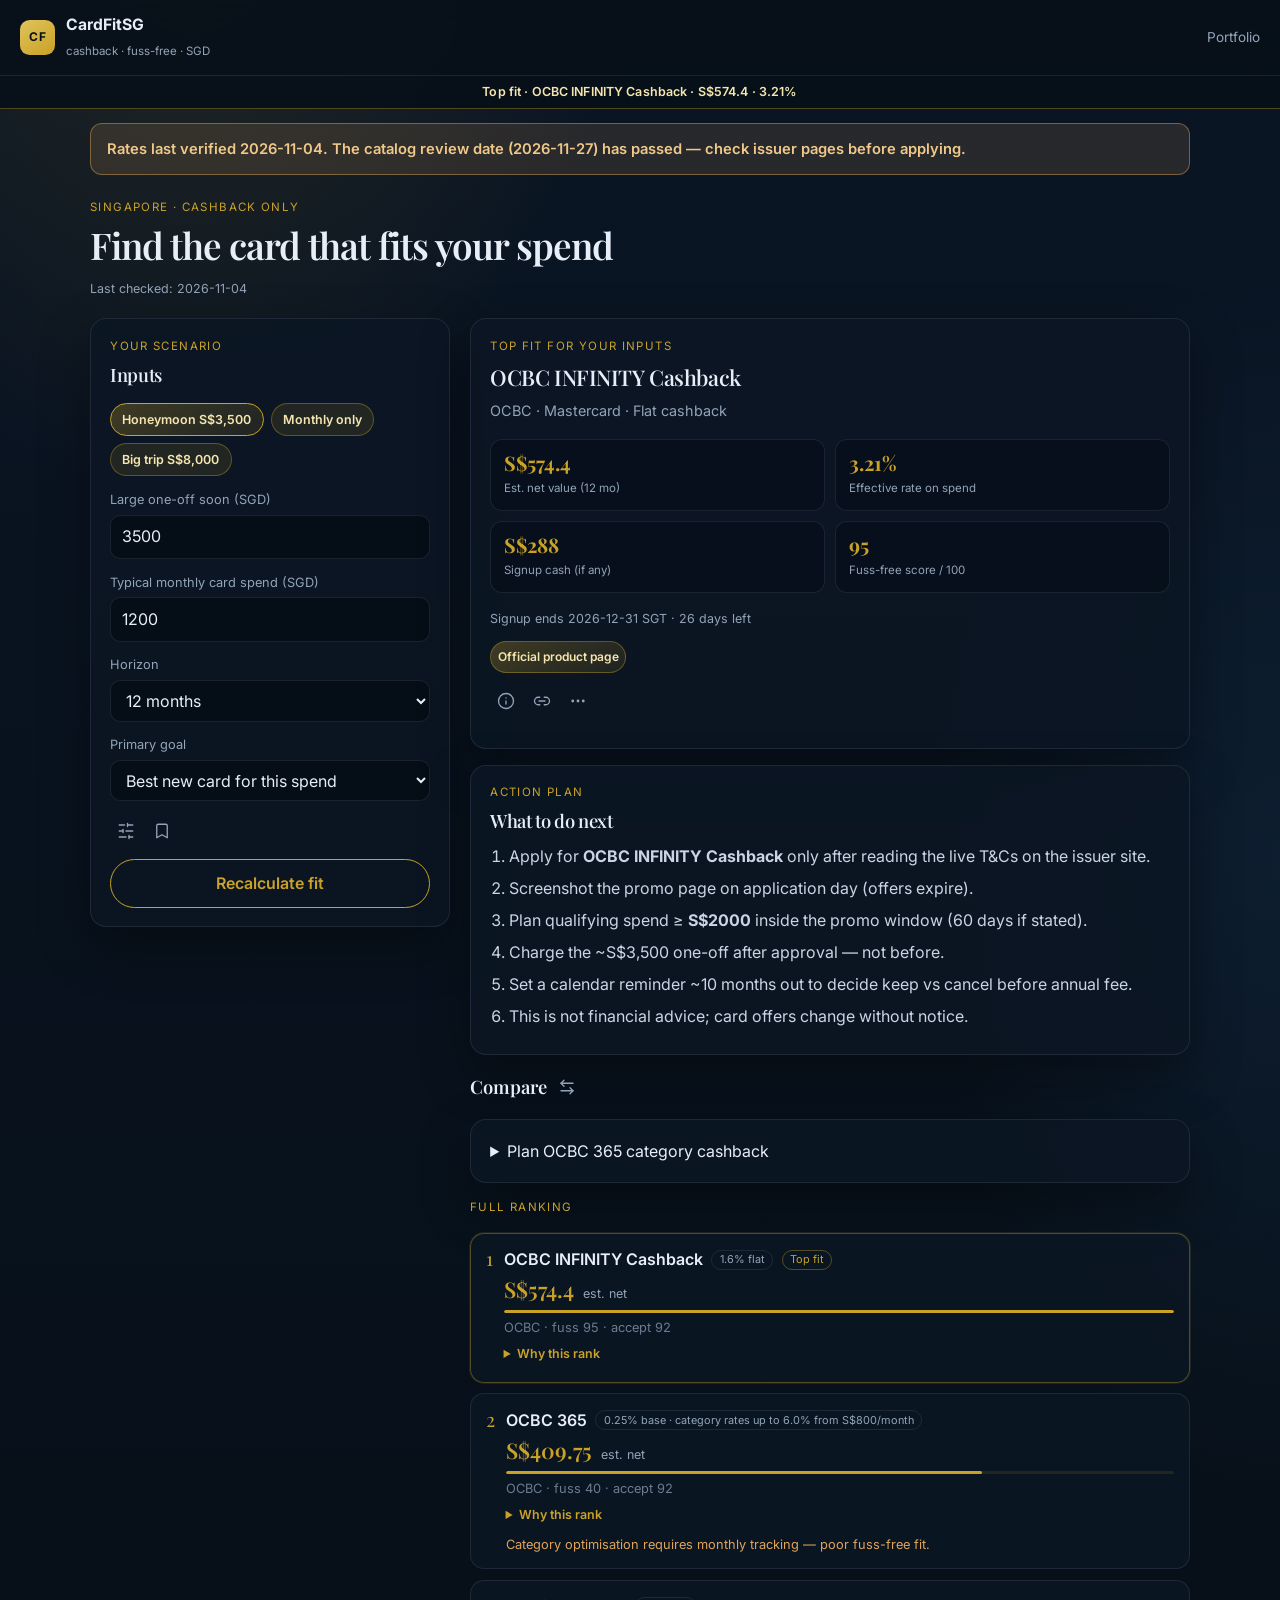
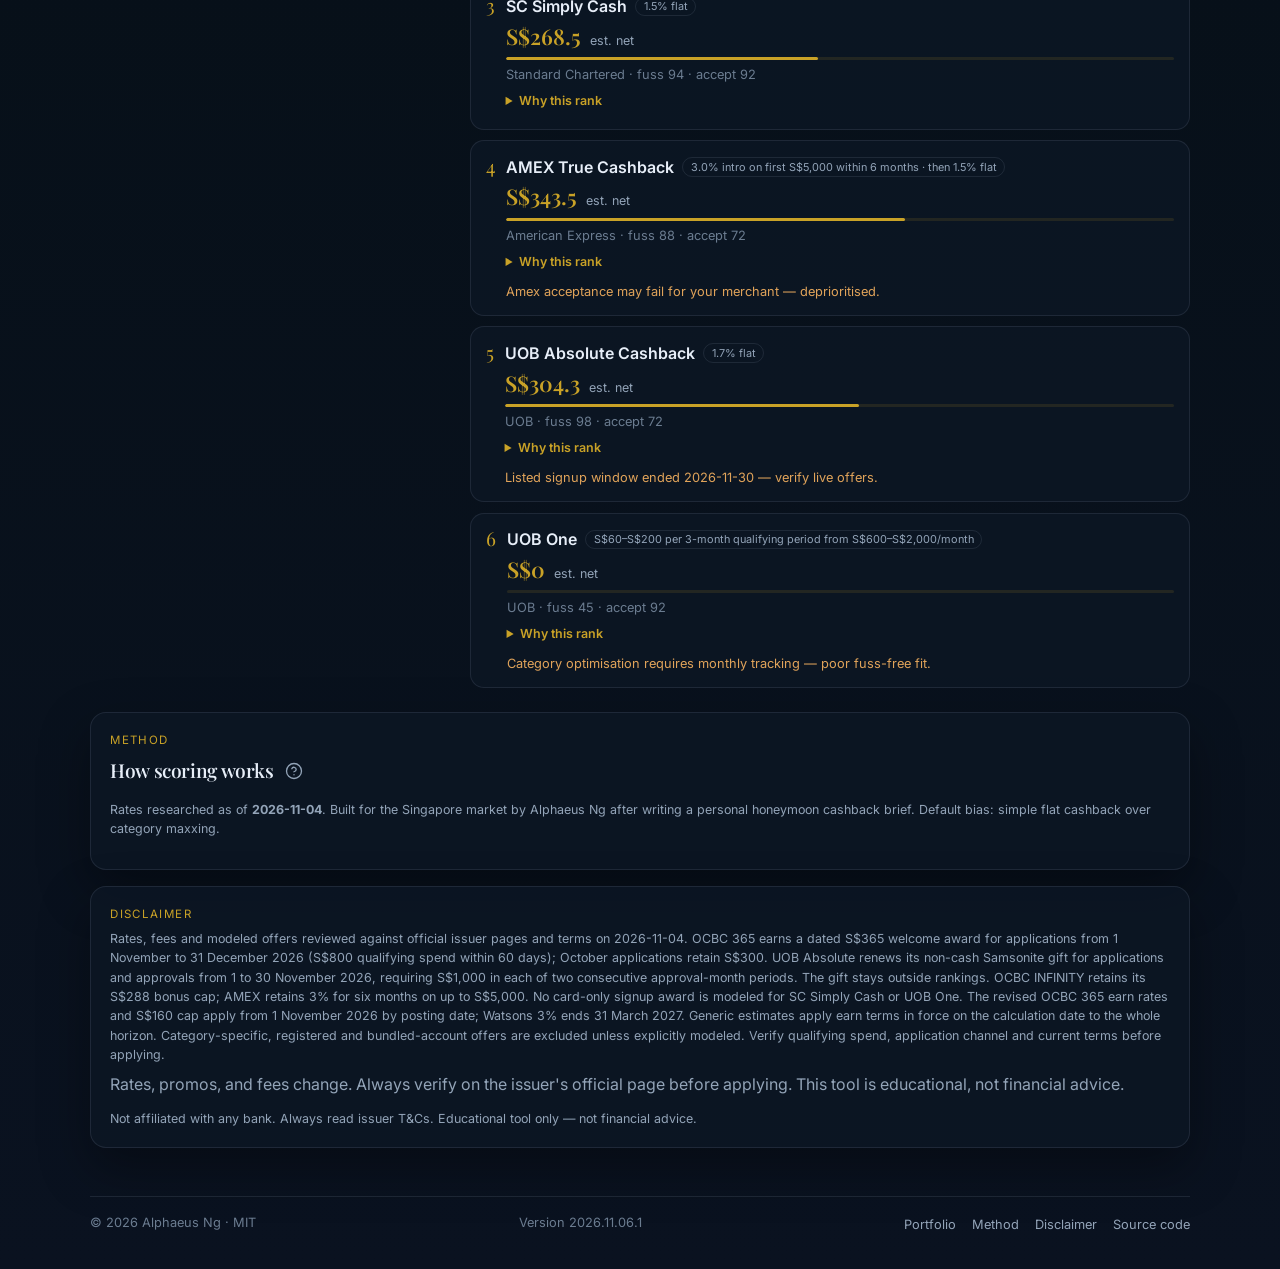
<file: index.html>
<!DOCTYPE html>
<html lang="en">
<head>
  <meta charset="UTF-8" />
  <meta name="viewport" content="width=device-width, initial-scale=1.0" />
  <title>CardFitSG — Singapore cashback card fit calculator</title>
  <meta name="description" content="Fuss-free Singapore credit card cashback calculator. Rank flat cashback cards for large one-off spends and simple monthly use. By Alphaeus Ng." />
  <meta name="author" content="Alphaeus Ng" />
  <meta name="theme-color" content="#071019" />
  <meta name="color-scheme" content="dark" />
  <link rel="canonical" href="https://alphaeusng.github.io/CardFitSG/" />
  <link rel="manifest" href="manifest.webmanifest" />
  <meta property="og:title" content="CardFitSG" />
  <meta property="og:description" content="Rank a Singapore cashback card for your spend. No category picking." />
  <meta property="og:type" content="website" />
  <meta property="og:url" content="https://alphaeusng.github.io/CardFitSG/" />
  <link rel="icon" href="data:image/svg+xml,%3Csvg xmlns='http://www.w3.org/2000/svg' viewBox='0 0 64 64'%3E%3Crect width='64' height='64' rx='12' fill='%23071019'/%3E%3Ctext x='32' y='42' text-anchor='middle' font-size='20' fill='%23C9A227'%3ESG%3C/text%3E%3C/svg%3E" type="image/svg+xml" />
  <link rel="preconnect" href="https://fonts.googleapis.com" />
  <link rel="preconnect" href="https://fonts.gstatic.com" crossorigin />
  <link href="https://fonts.googleapis.com/css2?family=Inter:wght@400;500;600;700&family=Playfair+Display:wght@500;600&display=swap" rel="stylesheet" />
  <link id="catalog-preload" rel="preload" href="data/cards.json?v=2026.11.06.1" as="fetch" crossorigin />
  <link rel="stylesheet" href="css/style.css?v=2026.11.06.1" />
</head>
<body>
  <a class="skip" href="#main">Skip to calculator</a>

  <header class="topbar">
    <a class="brand" href="./">
      <span class="brand-mark" aria-hidden="true">CF</span>
      <span>
        <strong>CardFitSG</strong>
        <small>cashback · fuss-free · SGD</small>
      </span>
    </a>
    <nav class="top-nav" aria-label="Related">
      <a href="https://alphaeusng.github.io/">Portfolio</a>
    </nav>
  </header>
  <a id="top-fit-dock" class="top-fit-dock" hidden href="#primary">Top fit</a>

  <p id="fatal" hidden role="alert"></p>
  <p id="catalog-review-banner" class="catalog-review-banner" hidden role="status"></p>

  <main id="main" class="wrap">
    <section class="hero">
      <p class="eyebrow">Singapore · cashback only</p>
      <h1>Find the card that fits your spend</h1>
      <p class="muted tiny">Last checked: <time id="last-checked-label">—</time></p>
    </section>

    <div class="layout">
      <form id="form" class="panel" aria-label="Spend scenario">
        <p class="eyebrow">Your scenario</p>
        <h2 style="font-size:1.15rem;margin-bottom:0.85rem">Inputs</h2>

        <div class="preset-row" id="scenario-presets" role="group" aria-label="Spend presets">
          <button type="button" class="preset-chip" data-preset data-one-off="3500" data-monthly="1200" aria-pressed="true">Honeymoon S$3,500</button>
          <button type="button" class="preset-chip" data-preset data-one-off="0" data-monthly="1200" aria-pressed="false">Monthly only</button>
          <button type="button" class="preset-chip" data-preset data-one-off="8000" data-monthly="1200" aria-pressed="false">Big trip S$8,000</button>
        </div>

        <label class="field">
          <span>Large one-off soon (SGD)</span>
          <input type="number" id="oneOff" name="oneOff" min="0" max="100000000" step="50" value="3500" inputmode="decimal" />
        </label>

        <label class="field">
          <span>Typical monthly card spend (SGD)</span>
          <input type="number" id="monthly" name="monthly" min="0" max="100000000" step="50" value="1200" inputmode="decimal" />
        </label>
        <p id="spend-status" class="muted tiny" role="status" aria-live="polite"></p>

        <label class="field">
          <span>Horizon</span>
          <select id="months" name="months">
            <option value="6">6 months</option>
            <option value="12" selected>12 months</option>
            <option value="24">24 months</option>
          </select>
        </label>

        <label class="field">
          <span>Primary goal</span>
          <select id="goal" name="goal">
            <option value="acquire" selected>Best new card for this spend</option>
            <option value="long_term">Best long-term simple card</option>
            <option value="keep">Compare / keep existing</option>
          </select>
        </label>

        <div class="icon-toolbar" role="toolbar" aria-label="Scenario options">
          <button type="button" class="icon-btn disclosure-toggle" id="more-options-toggle" aria-expanded="false" aria-controls="more-options" aria-label="Cards held and preferences" data-tooltip="Cards held and preferences" title="Cards held and preferences"><svg aria-hidden="true" focusable="false" viewBox="0 0 24 24" fill="none" stroke="currentColor" stroke-width="1.75" stroke-linecap="round" stroke-linejoin="round"><line x1="21" x2="14" y1="4" y2="4" /><line x1="10" x2="3" y1="4" y2="4" /><line x1="21" x2="12" y1="12" y2="12" /><line x1="8" x2="3" y1="12" y2="12" /><line x1="21" x2="16" y1="20" y2="20" /><line x1="12" x2="3" y1="20" y2="20" /><line x1="14" x2="14" y1="2" y2="6" /><line x1="8" x2="8" y1="10" y2="14" /><line x1="16" x2="16" y1="18" y2="22" /></svg></button>
          <button type="button" class="icon-btn disclosure-toggle" id="saved-scenarios-toggle" aria-expanded="false" aria-controls="saved-scenarios-panel" aria-label="Saved scenarios" data-tooltip="Saved scenarios" title="Saved scenarios"><svg aria-hidden="true" focusable="false" viewBox="0 0 24 24" fill="none" stroke="currentColor" stroke-width="1.75" stroke-linecap="round" stroke-linejoin="round"><path d="m19 21-7-4-7 4V5a2 2 0 0 1 2-2h10a2 2 0 0 1 2 2v16z" /></svg></button>
        </div>
        <div id="more-options" hidden>
          <p class="eyebrow" style="margin-top:0.5rem">Cards you already hold</p>
          <div class="checks" id="existing-cards"></div>

          <p class="eyebrow">Current or recent principal cards</p>
          <p class="muted tiny" style="margin:0 0 0.35rem">
            Official signup offers need no principal card now or in the last 6–12 months.
            Check any issuer you hold or recently cancelled, including cards not listed above.
          </p>
          <div class="checks" id="recent-issuers"></div>

          <div class="toggles">
            <label class="check">
              <input type="checkbox" id="fussFree" checked />
              <span>Prefer fuss-free (no min spend / categories)</span>
            </label>
            <label class="check">
              <input type="checkbox" id="amexOk" />
              <span>Merchant reliably accepts Amex</span>
            </label>
            <label class="check">
              <input type="checkbox" id="optimizer" />
              <span>Optimizer mode (score category cards aggressively)</span>
            </label>
          </div>
        </div>

        <div id="saved-scenarios-panel" hidden>
          <p class="eyebrow" style="margin-top:0.5rem">Named scenarios</p>
          <p class="muted tiny" style="margin:0 0 0.35rem">
            Save spending assumptions on this device. The share link still follows the scenario on screen.
          </p>
          <label class="field">
            <span>Scenario name</span>
            <input type="text" id="scenario-name" name="scenario-name" maxlength="40" autocomplete="off" placeholder="Honeymoon" />
          </label>
          <button type="button" class="btn" id="save-named-scenario">Save scenario</button>
          <p id="named-scenario-status" class="muted tiny" role="status"></p>
          <ul id="named-scenario-list" class="named-list"></ul>
        </div>

        <button type="submit" class="btn btn-recalculate">Recalculate fit</button>
      </form>

      <div>
        <section id="primary" class="panel" aria-live="polite"></section>
        <div id="share-copy-recovery" class="panel" hidden>
          <p id="share-copy-status" role="status">Copy unavailable. Select this text to copy it.</p>
          <textarea id="share-copy-text" rows="4" readonly aria-label="Recommendation or scenario link to copy"></textarea>
        </div>

        <section class="panel" style="margin-top:1rem">
          <p class="eyebrow">Action plan</p>
          <h2 style="font-size:1.15rem;margin:0.15rem 0 0.5rem;font-family:var(--serif)">What to do next</h2>
          <div id="plan"></div>
        </section>

        <div class="heading-with-tools" style="margin-top:1rem">
          <h2 class="tool-heading">Compare</h2>
          <div class="icon-toolbar" role="toolbar" aria-label="Compare">
            <button type="button" class="icon-btn disclosure-toggle" id="compare-tools-toggle" aria-expanded="false" aria-controls="compare-tools" aria-label="Compare cards and scenarios" data-tooltip="Compare" title="Compare cards and scenarios"><svg aria-hidden="true" focusable="false" viewBox="0 0 24 24" fill="none" stroke="currentColor" stroke-width="1.75" stroke-linecap="round" stroke-linejoin="round"><path d="M8 3 4 7l4 4" /><path d="M4 7h16" /><path d="M16 21l4-4-4-4" /><path d="M20 17H4" /></svg></button>
          </div>
        </div>
        <div id="compare-tools" hidden>
        <section style="margin-top:1rem" aria-label="Compare two cards">
          <p class="eyebrow">Compare two cards</p>
          <div class="compare-row">
            <label class="field">
              <span>Card A</span>
              <select id="compare-a" aria-label="Compare card A"></select>
            </label>
            <label class="field">
              <span>Card B</span>
              <select id="compare-b" aria-label="Compare card B"></select>
            </label>
          </div>
          <div id="compare-out"></div>
        </section>

        <section style="margin-top:1rem" aria-label="Compare two spending assumptions">
          <p class="eyebrow">Compare spending assumptions</p>
          <p class="muted tiny" style="margin:0.15rem 0 0.5rem">
            Not a second card comparison. The share link stays the same.
          </p>
          <div class="compare-row">
            <label class="field">
              <span>Assumption A</span>
              <select id="assumption-a" aria-label="Compare spending assumption A"></select>
            </label>
            <label class="field">
              <span>Assumption B</span>
              <select id="assumption-b" aria-label="Compare spending assumption B"></select>
            </label>
          </div>
          <div id="assumption-out"></div>
          <button type="button" id="copy-assumptions" class="btn" disabled>Copy comparison</button>
          <p id="assumption-copy-status" class="muted tiny" role="status"></p>
          <textarea id="assumption-copy-fallback" rows="5" readonly hidden aria-label="Spending comparison to copy"></textarea>
        </section>
        </div>

        <section id="category-planner" class="panel" style="margin-top:1rem" aria-label="OCBC 365 category planner">
          <details>
            <summary>Plan OCBC 365 category cashback</summary>
            <p class="muted tiny">Optional monthly estimate, outside the generic ranking. Use eligible transactions posted in the same calendar month. Do not include excluded payments or count a purchase twice.</p>
            <label class="check"><input type="checkbox" id="category-enable" /> <span>Enable monthly category estimate</span></label>
            <div id="category-controls" hidden>
              <div class="compare-row">
                <label class="field"><span>Posting month</span><input type="month" id="category-month" min="2026-10" max="2099-12" /></label>
                <label class="field"><span>Total eligible monthly spend (SGD)</span><input type="number" id="category-total" min="0" max="100000000" step="0.01" inputmode="decimal" /></label>
              </div>
              <p class="muted tiny">Category amounts are parts of this total. The remainder earns base cashback. Dining excludes hotel banquets and, before November, ordinary fast-food purchases. Check merchant codes in the terms. Watsons marketplace purchases do not qualify for the Watsons category. Recurring SG telco / electricity means eligible automatic monthly card charges.</p>
              <div id="category-fields" class="compare-row category-fields"></div>
              <details>
                <summary>Separate advertising estimate</summary>
                <p class="muted tiny">Eligible issuer-listed advertising platforms only. No minimum or cap for this estimate. These amounts stay outside the monthly total, lifestyle estimate and ranking; they do not help meet this planner’s minimum. Mobile-wallet payments do not qualify. Enter only an instalment posted this month.</p>
                <div class="compare-row">
                  <label class="field"><span>Eligible full-payment advertising (SGD)</span><input type="number" id="category-ad-full" min="0" max="100000000" step="0.01" inputmode="decimal" /></label>
                  <label class="field"><span>Eligible posted advertising instalment (SGD)</span><input type="number" id="category-ad-instalment" min="0" max="100000000" step="0.01" inputmode="decimal" /></label>
                </div>
              </details>
              <div id="category-out" aria-live="polite"></div>
              <p class="muted tiny">Estimate only: excludes annual fees, signup rewards, gifts, FX fees, interest and fuel discounts. Refunds, exclusions and posting delays can change eligibility. Planner inputs are not saved or included in share links. Future months use published scheduled terms.</p>
            </div>
          </details>
        </section>

        <section style="margin-top:1rem" aria-label="Full ranking">
          <p class="eyebrow">Full ranking</p>
          <div id="ranked" class="rank-list"></div>
        </section>
      </div>
    </div>

    <section id="method" class="panel" style="margin-top:1.5rem">
      <p class="eyebrow">Method</p>
      <div class="heading-with-tools">
        <h2 style="font-family:var(--serif);font-size:1.2rem">How scoring works</h2>
        <div class="icon-toolbar" role="toolbar" aria-label="Scoring details">
          <button type="button" class="icon-btn disclosure-toggle" id="method-details-toggle" aria-expanded="false" aria-controls="method-details" aria-label="How scoring works: details" data-tooltip="Details" title="How scoring works: details"><svg aria-hidden="true" focusable="false" viewBox="0 0 24 24" fill="none" stroke="currentColor" stroke-width="1.75" stroke-linecap="round" stroke-linejoin="round"><circle cx="12" cy="12" r="10" /><path d="M9.09 9a3 3 0 0 1 5.83 1c0 2-3 3-3 3" /><path d="M12 17h.01" /></svg></button>
        </div>
      </div>
      <div id="method-details" hidden>
      <ul class="reasons">
        <li>Estimates cash from published flat / intro rates on your one-off + monthly spend.</li>
        <li>Adds signup cash only if the promo is active, spend clears the hurdle, and known issuer eligibility permits it.</li>
        <li>Boosts high fuss-free scores; penalises min-spend category cards unless optimizer mode is on.</li>
        <li>Excludes declared new-to-issuer value when your selected wallet or current/recent issuer history includes that bank; other overlaps retain a soft penalty.</li>
        <li>Unlisted and cancelled principal cards can be marked by issuer so the 6/12-month lookback is decided in the tool.</li>
        <li>Does <em>not</em> model FX fees, 0% instalments, or insurance perks.</li>
        <li>The optional month-by-month view splits base cashback, intro effects, signup cash, quarterly awards, and fees. Those lines add up to the ranked net. Non-cash gifts stay outside that total.</li>
        <li>Named scenarios stay in this browser. Comparing two of them explains rank changes and leaves the active share link on the scenario in the form.</li>
      </ul>
      </div>
      <p class="muted tiny">
        Rates researched as of <strong id="asof-label">—</strong>.
        <span id="review-by-line">Review by <strong id="review-by-label">—</strong>.</span>
        Built for the Singapore market by Alphaeus Ng after writing a personal honeymoon cashback brief.
        Default bias: simple flat cashback over category maxxing.
      </p>
    </section>

    <section id="disclaimer-block" class="panel" style="margin-top:1rem">
      <p class="eyebrow">Disclaimer</p>
      <p id="rates-note" class="muted tiny" style="margin:0.25rem 0 0.5rem"></p>
      <p id="disclaimer" class="muted" style="margin:0.25rem 0 0"></p>
      <p class="muted tiny" style="margin:0.75rem 0 0">
        Not affiliated with any bank. Always read issuer T&amp;Cs. Educational tool only — not financial advice.
      </p>
    </section>
  </main>

  <footer class="footer">
    <span>© 2026 Alphaeus Ng · MIT</span>
    <span>Version <span id="site-version">—</span></span>
    <span class="footer-links">
      <a href="https://alphaeusng.github.io/">Portfolio</a>
      <a href="#method">Method</a>
      <a href="#disclaimer-block">Disclaimer</a>
      <a href="https://github.com/AlphaeusNg/CardFitSG" target="_blank" rel="noopener noreferrer">Source code</a>
    </span>
  </footer>

  <script src="https://alphaeusng.github.io/js/kofi-support.js?v=2026.11.06.1" data-auto-footer defer></script>
  <script src="js/version.js?v=2026.11.06.1"></script>
  <script src="js/engine.js?v=2026.11.06.1"></script>
  <script src="js/scenario.js?v=2026.11.06.1"></script>
  <script src="js/category-planner.js?v=2026.11.06.1"></script>
  <script src="js/app.js?v=2026.11.06.1"></script>
</body>
</html>
</file>
<file: css/style.css>
:root {
  --ink: #071019;
  --bg: #071019;
  --panel: rgba(12, 22, 36, 0.88);
  --text: #e7eef8;
  --muted: #93a4b8;
  --dim: #6b7c90;
  --gold: #c9a227;
  --gold-soft: rgba(201, 162, 39, 0.12);
  --gold-line: rgba(201, 162, 39, 0.38);
  --line: rgba(148, 163, 184, 0.14);
  --ok: #5ecf8e;
  --warn: #e0a35a;
  --bad: #e07a7a;
  --serif: "Playfair Display", Georgia, serif;
  --sans: "Inter", system-ui, sans-serif;
  --radius: 14px;
  --shadow: 0 20px 50px rgba(0, 0, 0, 0.35);
  --icon-btn-size: 32px;
  --icon-btn-radius: 8px;
  --icon-size: 18px;
  --icon-stroke: 1.75;
  --icon-btn-target: 44px;
  --icon-btn-gap: 4px;
}

*,
*::before,
*::after {
  box-sizing: border-box;
}

html {
  color-scheme: dark;
}

body {
  margin: 0;
  min-height: 100vh;
  font-family: var(--sans);
  color: var(--text);
  line-height: 1.55;
  background:
    radial-gradient(ellipse 70% 45% at 15% -5%, rgba(201, 162, 39, 0.14), transparent 50%),
    radial-gradient(ellipse 50% 40% at 100% 30%, rgba(40, 90, 140, 0.16), transparent 55%),
    linear-gradient(180deg, #0a1524 0%, #071019 55%, #0a1220 100%);
}

a {
  color: var(--gold);
  text-decoration: none;
}
a:hover {
  color: #e0c35a;
}

.skip {
  position: absolute;
  left: -999px;
}
.skip:focus {
  left: 1rem;
  top: 1rem;
  z-index: 40;
  background: var(--gold);
  color: var(--ink);
  padding: 0.4rem 0.7rem;
  border-radius: 0.5rem;
}

.topbar {
  display: flex;
  align-items: center;
  justify-content: space-between;
  gap: 1rem;
  padding: 0.8rem 1.25rem;
  border-bottom: 1px solid var(--line);
  background: rgba(7, 16, 25, 0.9);
  backdrop-filter: blur(10px);
  position: sticky;
  top: 0;
  z-index: 20;
  transition: transform 0.22s ease, opacity 0.22s ease;
  will-change: transform;
}

.topbar.is-scroll-hidden {
  transform: translateY(calc(-100% - 1px));
  opacity: 0;
  pointer-events: none;
}

.topbar:focus-within {
  transform: translateY(0);
  opacity: 1;
  pointer-events: auto;
}

.top-fit-dock {
  display: flex;
  align-items: center;
  justify-content: center;
  position: sticky;
  top: var(--topbar-h, 3.75rem);
  z-index: 19;
  margin: 0;
  padding: 0.42rem 1rem;
  font-size: 0.78rem;
  font-weight: 600;
  letter-spacing: 0.01em;
  color: #f5e6b0;
  text-align: center;
  text-decoration: none;
  white-space: nowrap;
  overflow: hidden;
  text-overflow: ellipsis;
  background: rgba(7, 16, 25, 0.9);
  backdrop-filter: blur(10px);
  border-bottom: 1px solid var(--gold-line);
  transition: top 0.22s ease, color 0.15s ease;
}
.top-fit-dock[hidden] {
  display: none;
}
.topbar.is-scroll-hidden + .top-fit-dock {
  top: 0;
}
.top-fit-dock:hover,
.top-fit-dock:focus-visible {
  color: #e0c35a;
}
.top-fit-dock:focus-visible {
  outline: 2px solid var(--gold-line);
  outline-offset: -2px;
}

@media (prefers-reduced-motion: reduce) {
  .topbar,
  .top-fit-dock { transition: none; }
}

.brand {
  display: flex;
  align-items: center;
  gap: 0.7rem;
  color: inherit;
}
.brand-mark {
  width: 2.2rem;
  height: 2.2rem;
  border-radius: 0.6rem;
  display: grid;
  place-items: center;
  font-weight: 700;
  font-size: 0.75rem;
  letter-spacing: 0.02em;
  color: var(--ink);
  background: linear-gradient(145deg, #e0c35a, var(--gold));
}
.brand strong {
  display: block;
  font-size: 0.98rem;
}
.brand small {
  color: var(--muted);
  font-size: 0.72rem;
}

.top-nav {
  display: flex;
  gap: 0.85rem;
  font-size: 0.85rem;
}
.top-nav a {
  color: var(--muted);
}
.top-nav a:hover {
  color: var(--text);
}

.wrap {
  overflow-wrap: anywhere;
  width: min(1100px, 100% - 2rem);
  margin: 0 auto;
  padding: 1.5rem 0 3rem;
}

.hero {
  margin: 0 0 1.25rem;
}
.hero h1 {
  font-family: var(--serif);
  font-weight: 600;
  font-size: clamp(1.7rem, 3.5vw, 2.3rem);
  letter-spacing: -0.03em;
  margin: 0;
  line-height: 1.2;
}
.eyebrow {
  font-size: 0.72rem;
  letter-spacing: 0.12em;
  text-transform: uppercase;
  color: var(--gold);
  margin: 0 0 0.35rem;
}

.layout {
  display: grid;
  grid-template-columns: minmax(280px, 360px) minmax(0, 1fr);
  gap: 1.25rem;
  align-items: start;
}

.panel {
  background: var(--panel);
  border: 1px solid var(--line);
  border-radius: calc(var(--radius) + 2px);
  padding: 1.15rem 1.2rem;
  box-shadow: var(--shadow);
}

.panel h2,
.card-title {
  font-family: var(--serif);
  font-weight: 550;
  font-size: 1.35rem;
  margin: 0.15rem 0 0.35rem;
  letter-spacing: -0.02em;
}

.preset-row {
  display: flex;
  flex-wrap: wrap;
  gap: 0.45rem;
  margin: 0 0 0.9rem;
}
.preset-chip {
  max-width: 100%;
  appearance: none;
  font: inherit;
  font-size: 0.78rem;
  font-weight: 600;
  color: #f5e6b0;
  background: var(--gold-soft);
  border: 1px solid var(--gold-line);
  border-radius: 999px;
  padding: 0.35rem 0.7rem;
  cursor: pointer;
}
.preset-chip:hover {
  filter: brightness(1.08);
}
.preset-chip:focus-visible {
  outline: 2px solid var(--gold-line);
  outline-offset: 1px;
}
.preset-chip.is-active,
.preset-chip[aria-pressed="true"] {
  background: linear-gradient(145deg, rgba(201, 162, 39, 0.28), rgba(201, 162, 39, 0.1));
  border-color: var(--gold);
}

.compare-row {
  display: grid;
  grid-template-columns: minmax(0, 1fr) minmax(0, 1fr);
  gap: 0.75rem;
}

@media (max-width: 640px) {
  .compare-row {
    grid-template-columns: minmax(0, 1fr);
  }
}

label.field {
  display: block;
  min-width: 0;
  margin-bottom: 0.85rem;
}

#spend-status {
  margin: -0.35rem 0 0.85rem;
  color: #f0c98a;
}
#spend-status:empty {
  margin: 0;
  height: 0;
  overflow: hidden;
}
label.field > span {
  display: block;
  font-size: 0.8rem;
  color: var(--muted);
  margin-bottom: 0.3rem;
}

input[type="number"],
input[type="month"],
input[type="text"],
select {
  width: 100%;
  min-width: 0;
  font: inherit;
  color: var(--text);
  background: rgba(2, 8, 16, 0.55);
  border: 1px solid var(--line);
  border-radius: 10px;
  padding: 0.55rem 0.7rem;
}
input:focus,
select:focus {
  outline: 2px solid var(--gold-line);
  outline-offset: 1px;
}

.checks {
  display: grid;
  gap: 0.35rem;
  margin: 0.35rem 0 0.85rem;
}
.check {
  display: flex;
  min-height: 28px;
  align-items: center;
  gap: 0.5rem;
  font-size: 0.88rem;
  color: #c5d0de;
  cursor: pointer;
}
.check input {
  accent-color: var(--gold);
  flex-shrink: 0;
}
.check > span { min-width: 0; }

.toggles {
  display: grid;
  gap: 0.4rem;
  margin-bottom: 1rem;
}

.btn {
  appearance: none;
  width: 100%;
  overflow-wrap: anywhere;
  border: 1px solid var(--gold-line);
  background: linear-gradient(145deg, rgba(201, 162, 39, 0.28), rgba(201, 162, 39, 0.1));
  color: #f5e6b0;
  font: inherit;
  font-weight: 600;
  padding: 0.7rem 1rem;
  border-radius: 999px;
  cursor: pointer;
}
.btn:hover {
  filter: brightness(1.08);
}

.heading-with-tools {
  display: flex;
  flex-direction: row;
  flex-wrap: wrap;
  align-items: center;
  justify-content: flex-start;
  gap: 0.65rem var(--icon-btn-gap);
  margin: 0.35rem 0 0.75rem;
}
.heading-with-tools h2,
.heading-with-tools .tool-heading {
  margin: 0;
  min-width: 0;
}
.tool-heading {
  font-family: var(--serif);
  font-weight: 600;
  font-size: 1.15rem;
}
.heading-with-tools .icon-toolbar {
  margin: 0;
}

.icon-toolbar {
  display: flex;
  flex-direction: row;
  flex-wrap: nowrap;
  align-items: center;
  gap: var(--icon-btn-gap);
  margin: 0.35rem 0 0.75rem;
  max-width: 100%;
  position: relative;
  z-index: 1;
}
.icon-toolbar:hover,
.icon-toolbar:focus-within,
.icon-toolbar:has(.show-tip) {
  z-index: 4;
}

.icon-btn {
  appearance: none;
  position: relative;
  display: inline-flex;
  align-items: center;
  justify-content: center;
  flex: 0 0 auto;
  width: var(--icon-btn-size);
  height: var(--icon-btn-size);
  min-width: var(--icon-btn-size);
  min-height: var(--icon-btn-size);
  margin: 0;
  padding: 0;
  border: 0;
  box-shadow: none;
  border-radius: var(--icon-btn-radius);
  background: transparent;
  color: var(--muted);
  font: inherit;
  line-height: 1;
  cursor: pointer;
}
.icon-btn::before {
  content: "";
  position: absolute;
  inset: calc((var(--icon-btn-size) - var(--icon-btn-target)) / 2);
  background: transparent;
}
.icon-btn svg {
  display: block;
  width: var(--icon-size);
  height: var(--icon-size);
  fill: none;
  stroke: currentColor;
  stroke-width: var(--icon-stroke);
  stroke-linecap: round;
  stroke-linejoin: round;
  pointer-events: none;
}
.icon-btn:hover,
.icon-btn:focus-visible {
  background: color-mix(in srgb, var(--muted) 12%, transparent);
  color: var(--text);
}
.icon-btn[aria-expanded="true"] {
  background: var(--gold-soft);
  box-shadow: none;
  color: var(--gold);
}
.icon-btn:focus-visible {
  outline: 2px solid var(--text);
  outline-offset: 3px;
}
.icon-btn[data-tooltip]::after {
  content: attr(data-tooltip);
  position: absolute;
  top: calc(100% + 6px);
  bottom: auto;
  left: 0;
  right: auto;
  z-index: 6;
  width: max-content;
  max-width: min(11rem, 30vw);
  padding: 0.35rem 0.5rem;
  border: 1px solid var(--gold-line);
  border-radius: 4px;
  background: var(--ink);
  color: var(--text);
  font-size: 0.8rem;
  font-weight: 600;
  line-height: 1.4;
  text-align: left;
  white-space: normal;
  overflow-wrap: anywhere;
  pointer-events: none;
  visibility: hidden;
}
.named-actions > .icon-btn:last-child:not(:first-child)[data-tooltip]::after {
  left: auto;
  right: 0;
}
.icon-btn[data-tooltip]:hover::after,
.icon-btn[data-tooltip]:focus-visible::after,
.icon-btn.show-tip::after,
.icon-btn[data-tooltip].show-tip::after {
  visibility: visible;
}

.result-actions {
  display: flex;
  flex-wrap: wrap;
  gap: 0.375rem;
  margin: 0.75rem 0;
}
.result-actions .btn {
  display: inline-flex;
  align-items: center;
  justify-content: center;
  width: auto;
  max-width: 100%;
  min-height: 2rem;
  padding: 0.3rem 0.4rem;
  font-size: 0.75rem;
  line-height: 1.3;
  text-align: center;
}

.issuer {
  color: var(--muted);
  font-size: 0.9rem;
  margin: 0 0 1rem;
}

.metrics {
  display: grid;
  grid-template-columns: repeat(2, minmax(0, 1fr));
  gap: 0.65rem;
  margin-bottom: 1rem;
}
.metric {
  background: rgba(2, 8, 16, 0.4);
  border: 1px solid var(--line);
  border-radius: 12px;
  padding: 0.7rem 0.8rem;
}
.metric b {
  display: block;
  font-family: var(--serif);
  font-size: 1.25rem;
  color: var(--gold);
  line-height: 1.15;
}
.metric span {
  font-size: 0.72rem;
  color: var(--muted);
}

.reasons {
  margin: 0 0 0.85rem;
  padding-left: 1.15rem;
  color: #c9d5e4;
}
.reasons li {
  margin-bottom: 0.3rem;
}

.warn {
  background: rgba(224, 163, 90, 0.1);
  border: 1px solid rgba(224, 163, 90, 0.35);
  border-radius: 10px;
  padding: 0.65rem 0.8rem;
  color: #f0c98a;
  font-size: 0.88rem;
  margin-bottom: 0.75rem;
}
.warn p,
.notes p {
  margin: 0.25rem 0;
}
.notes {
  color: var(--muted);
  font-size: 0.86rem;
  margin-bottom: 0.5rem;
}
.muted {
  color: var(--muted);
}
.tiny {
  font-size: 0.78rem;
}

.rank-list {
  display: grid;
  gap: 0.65rem;
  margin-top: 1rem;
}
.rank-card {
  display: grid;
  grid-template-columns: auto minmax(0, 1fr);
  gap: 0.65rem;
  background: var(--panel);
  border: 1px solid var(--line);
  border-radius: var(--radius);
  padding: 0.85rem 0.95rem;
}
.rank-card.is-top {
  border-color: var(--gold-line);
  box-shadow: 0 0 0 1px rgba(201, 162, 39, 0.12);
}
.rank-card.is-held {
  opacity: 0.92;
}
.rank-num {
  font-family: var(--serif);
  font-size: 1.2rem;
  color: var(--gold);
  line-height: 1.15;
}
.rank-body h3 {
  margin: 0;
  overflow-wrap: anywhere;
  font-size: 1rem;
  font-weight: 600;
}
.rank-body header {
  display: flex;
  flex-wrap: wrap;
  align-items: center;
  gap: 0.4rem 0.55rem;
}
.pill {
  font-size: 0.68rem;
  border: 1px solid var(--line);
  border-radius: 999px;
  padding: 0.1rem 0.45rem;
  color: var(--muted);
  max-width: 100%;
  white-space: normal;
  line-height: 1.35;
}
.pill-held {
  border-color: rgba(94, 207, 142, 0.4);
  color: var(--ok);
}
.pill-top {
  border-color: var(--gold-line);
  color: var(--gold);
}
.rank-meta {
  margin: 0.2rem 0;
  font-size: 0.8rem;
  color: var(--dim);
}
.rank-hero {
  margin: 0.3rem 0 0;
  font-size: 0.78rem;
  color: var(--muted);
}
.rank-hero strong {
  display: inline-block;
  max-width: 100%;
  overflow-wrap: anywhere;
  font-family: var(--serif);
  font-size: 1.35rem;
  font-weight: 600;
  color: var(--gold);
  line-height: 1.15;
  margin-right: 0.35rem;
}
.rank-bar {
  height: 3px;
  border-radius: 999px;
  background: rgba(201, 162, 39, 0.12);
  margin: 0.45rem 0 0.3rem;
  overflow: hidden;
}
.rank-bar-fill {
  display: block;
  height: 100%;
  background: var(--gold);
  border-radius: inherit;
}
.rank-value {
  margin: 0.15rem 0 0;
  font-size: 0.9rem;
}
.rank-why {
  margin: 0.4rem 0 0;
  font-size: 0.82rem;
  color: var(--muted);
}
.rank-why summary {
  cursor: pointer;
  color: var(--gold);
  font-size: 0.78rem;
  font-weight: 600;
  width: fit-content;
  max-width: 100%;
  min-height: 24px;
  overflow-wrap: anywhere;
}
.rank-why summary:focus-visible {
  outline: 2px solid var(--gold-line);
  outline-offset: 2px;
}
.rank-why ul {
  margin: 0.35rem 0 0;
  padding-left: 1.1rem;
  color: #c9d5e4;
}
.rank-why li {
  margin-bottom: 0.2rem;
}
.warn-inline {
  margin: 0.35rem 0 0;
  font-size: 0.8rem;
  color: var(--warn);
}

.named-list {
  list-style: none;
  margin: 0.35rem 0 0.85rem;
  padding: 0;
}
.named-list li {
  display: flex;
  flex-wrap: wrap;
  align-items: center;
  justify-content: space-between;
  gap: 0.5rem;
  margin: 0.3rem 0;
}
.named-list li > span:first-child {
  min-width: 0;
  overflow-wrap: anywhere;
}
.named-actions {
  display: inline-flex;
  flex-direction: row;
  flex-wrap: wrap;
  align-items: center;
  max-width: 100%;
  gap: var(--icon-btn-gap);
  margin: 0;
}
.month-math {
  margin: 0.75rem 0 0;
}
.month-math summary {
  cursor: pointer;
  min-height: 24px;
  color: var(--gold);
  font-size: 0.82rem;
  font-weight: 600;
  width: fit-content;
}
.month-scroll {
  overflow-x: auto;
}
.month-table {
  width: 100%;
  border-collapse: collapse;
  font-size: 0.78rem;
  margin-top: 0.45rem;
}
.month-table caption {
  caption-side: bottom;
  text-align: left;
  color: var(--muted);
  padding-top: 0.35rem;
}
.month-table th,
.month-table td {
  text-align: right;
  padding: 0.28rem 0.4rem;
  border-bottom: 1px solid var(--line);
  white-space: nowrap;
}
.month-table th:first-child,
.month-table td:first-child {
  text-align: left;
}
.gift-aside,
.signup-aside,
.assumption-why {
  margin: 0.45rem 0 0;
  color: #c9d5e4;
  font-size: 0.82rem;
}

.plan-steps {
  margin: 0.5rem 0 0;
  padding-left: 1.2rem;
  color: #c9d5e4;
}
.plan-steps li {
  margin-bottom: 0.45rem;
}

.footer {
  width: min(1100px, 100% - 2rem);
  margin: 0 auto 2rem;
  padding-top: 1rem;
  border-top: 1px solid var(--line);
  font-size: 0.8rem;
  color: var(--dim);
  display: flex;
  flex-wrap: wrap;
  gap: 0.5rem 1.25rem;
  justify-content: space-between;
}
.footer-links {
  display: flex;
  flex-wrap: wrap;
  gap: 0.65rem 1rem;
}
.footer-links a {
  display: inline-flex;
  align-items: center;
  min-height: 24px;
  color: var(--muted);
}
.footer-links a:hover {
  color: var(--gold);
}

.catalog-review-banner {
  background: rgba(224, 163, 90, 0.14);
  border: 1px solid rgba(224, 163, 90, 0.45);
  color: #f0c98a;
  padding: 0.85rem 1rem;
  margin: 0.85rem auto 0;
  width: min(1100px, 100% - 2rem);
  border-radius: 12px;
  font-size: 0.92rem;
  font-weight: 600;
}
.catalog-review-banner[hidden] {
  display: none;
}

#fatal {
  background: rgba(224, 122, 122, 0.12);
  border: 1px solid rgba(224, 122, 122, 0.4);
  color: #f0b4b4;
  padding: 1rem;
  margin: 1rem auto;
  width: min(1100px, 100% - 2rem);
  border-radius: 12px;
}

#primary {
  scroll-margin-top: calc(var(--topbar-h, 3.75rem) + 2.6rem);
}

@media (max-width: 860px) {
  .layout {
    grid-template-columns: minmax(0, 1fr);
  }
  .top-nav {
    display: none;
  }
  #primary {
    scroll-margin-top: calc(var(--topbar-h, 3.75rem) + 2.75rem);
  }
}

@media (max-width: 480px) {
  .metrics {
    grid-template-columns: 1fr;
  }
  .wrap {
    width: min(100% - 1.25rem, 1100px);
  }
}

.category-fields .field { min-width: 0; }
#category-planner input { min-width: 0; width: 100%; }
#category-planner input[type="checkbox"] { width: auto; }

.layout > * { min-width: 0; }

.btn.btn-recalculate {
  background: transparent;
  border: 1px solid var(--gold);
  color: var(--gold);
}
.btn.btn-recalculate:focus-visible {
  outline: 2px solid var(--gold);
  outline-offset: 3px;
}
.more-menu-panel {
  padding: 0.35rem;
  margin-bottom: 0.75rem;
  max-width: 18rem;
  background: var(--panel);
  border: 1px solid var(--line);
  border-radius: var(--radius);
}
.menu-label {
  margin: 0.45rem 0.55rem 0.15rem;
  font-size: 0.68rem;
  letter-spacing: 0.08em;
  text-transform: uppercase;
  color: var(--muted);
}
.menu-item {
  display: flex;
  align-items: center;
  gap: 0.55rem;
  width: 100%;
  min-height: 44px;
  padding: 0.35rem 0.5rem;
  border: 0;
  border-radius: var(--icon-btn-radius);
  background: transparent;
  color: var(--text);
  font: inherit;
  text-align: left;
  cursor: pointer;
}
.menu-item svg {
  width: var(--icon-size);
  height: var(--icon-size);
  fill: none;
  stroke: currentColor;
  stroke-width: var(--icon-stroke);
  stroke-linecap: round;
  stroke-linejoin: round;
}
.menu-item:hover, .menu-item:focus-visible {
  background: color-mix(in srgb, var(--muted) 12%, transparent);
}
.menu-item:focus-visible {
  outline: 2px solid var(--gold);
  outline-offset: 1px;
}

/* Manual copy recovery appears only when the browser denies clipboard access. */
#share-copy-text { width: 100%; min-width: 0; box-sizing: border-box; resize: vertical; }
</file>
